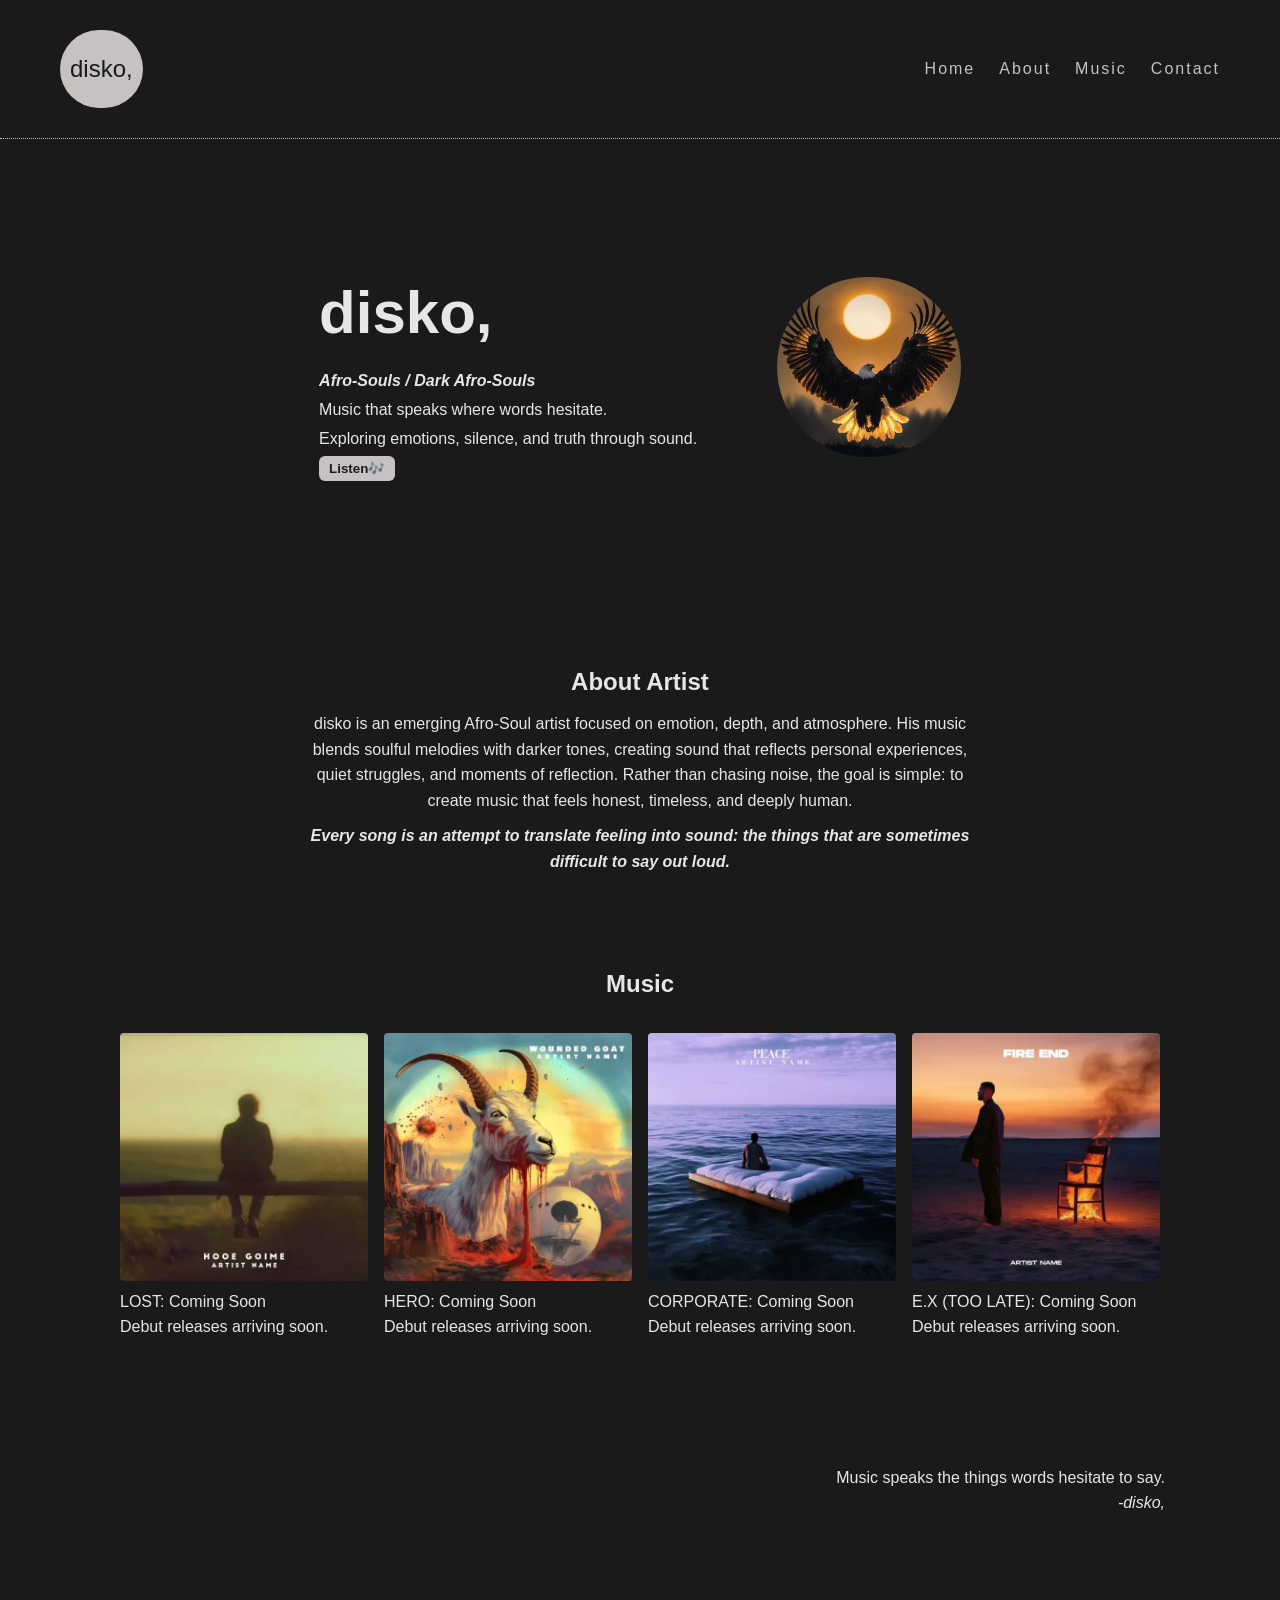
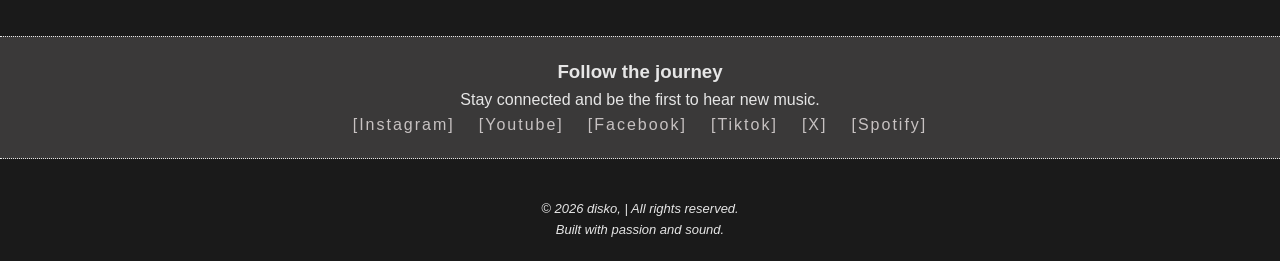
<file: index.html>
<!DOCTYPE html>
<html lang="en">
<head>
  <meta charset="UTF-8">
  <meta name="viewport" content="width=device-width, initial-scale=1.0">
  <title>First Artist Landing Page</title>
  <link rel="stylesheet" href="styles.css">
</head>
<body>
  <header>
    <div>disko,</div>
    <ul>
      <li><a href="#">Home</a></li>
      <li><a href="#">About</a></li>
      <li><a href="#">Music</a></li>
      <li><a href="#">Contact</a></li>
    </ul>
  </header>

  <main>
    <section class="hero-section">
      <div class="hero-text">
       <h1 class="logo">disko,</h1>
        <div><i><b>Afro-Souls / Dark Afro-Souls</b></i></div>
        <div>Music that speaks where words hesitate.</div>
        <div>Exploring emotions, silence, and truth through sound.</div>
        <button>Listen🎶</button>
      </div>
      <div class="hero-img">
        <img src="Images/art-profile-pic.png.jpeg" alt="Artist logo">
     </div>
    </section>

    <section class="about-section">
      <h2>About Artist</h2>
      <p>disko is an emerging Afro-Soul artist focused on emotion, depth, and atmosphere.

His music blends soulful melodies with darker tones, creating sound that reflects personal experiences, quiet struggles, and moments of reflection.

Rather than chasing noise, the goal is simple: to create music that feels honest, timeless, and deeply human.</p>
      <p><i><b>
        Every song is an attempt to translate feeling into sound: the things that are sometimes difficult to say out loud.
      </b></i></p>
    </section>

    <section class="music-section">
      <h2>Music</h2>
      <div class="music-section-songs">
        <div class="artist-img">
          <img src="Images/art-lost.jpeg" alt="Artist image 1">
          <div>LOST: Coming Soon</div>
          <div>Debut releases arriving soon.</div>
        </div>
        <div class="artist-img">
          <img src="Images/hero.jpeg" alt="Artist image 2">
          <div>HERO: Coming Soon</div>
          <div>Debut releases arriving soon.</div>
        </div>
        <div class="artist-img">
          <img src="Images/corporate.jpeg" alt="Artist image 3">
          <div>CORPORATE: Coming Soon</div>
          <div>Debut releases arriving soon.</div>
        </div>
        <div class="artist-img">
          <img src="Images/art-ex.jpeg" alt="Artist image 4">
          <div>E.X (TOO LATE): Coming Soon</div>
          <div>Debut releases arriving soon.</div>
        </div>
      </div>
    </section>

    <section class="quote-section">
      <blockquote>Music speaks the things words hesitate to say.</blockquote>
      <cite>-disko,</cite>
    </section>

    <section class="cta-section">
      <h3>Follow the journey</h3>
      <div>Stay connected and be the first to hear new music.</div>
      <ul class="social-links">
        <li><a href="#">[Instagram]</a></li>
        <li><a href="#">[Youtube]</a></li>
        <li><a href="#">[Facebook]</a></li>
        <li><a href="#">[Tiktok]</a></li>
        <li><a href="#">[X]</a></li>
        <li><a href="#">[Spotify]</a></li>
      </ul>
    </section>
  </main>

  <footer>
    <div>&copy; 2026 disko, | All rights reserved.</div>
    <div>Built with passion and sound.</div>
  </footer>
  
</body>
</html>
</file>
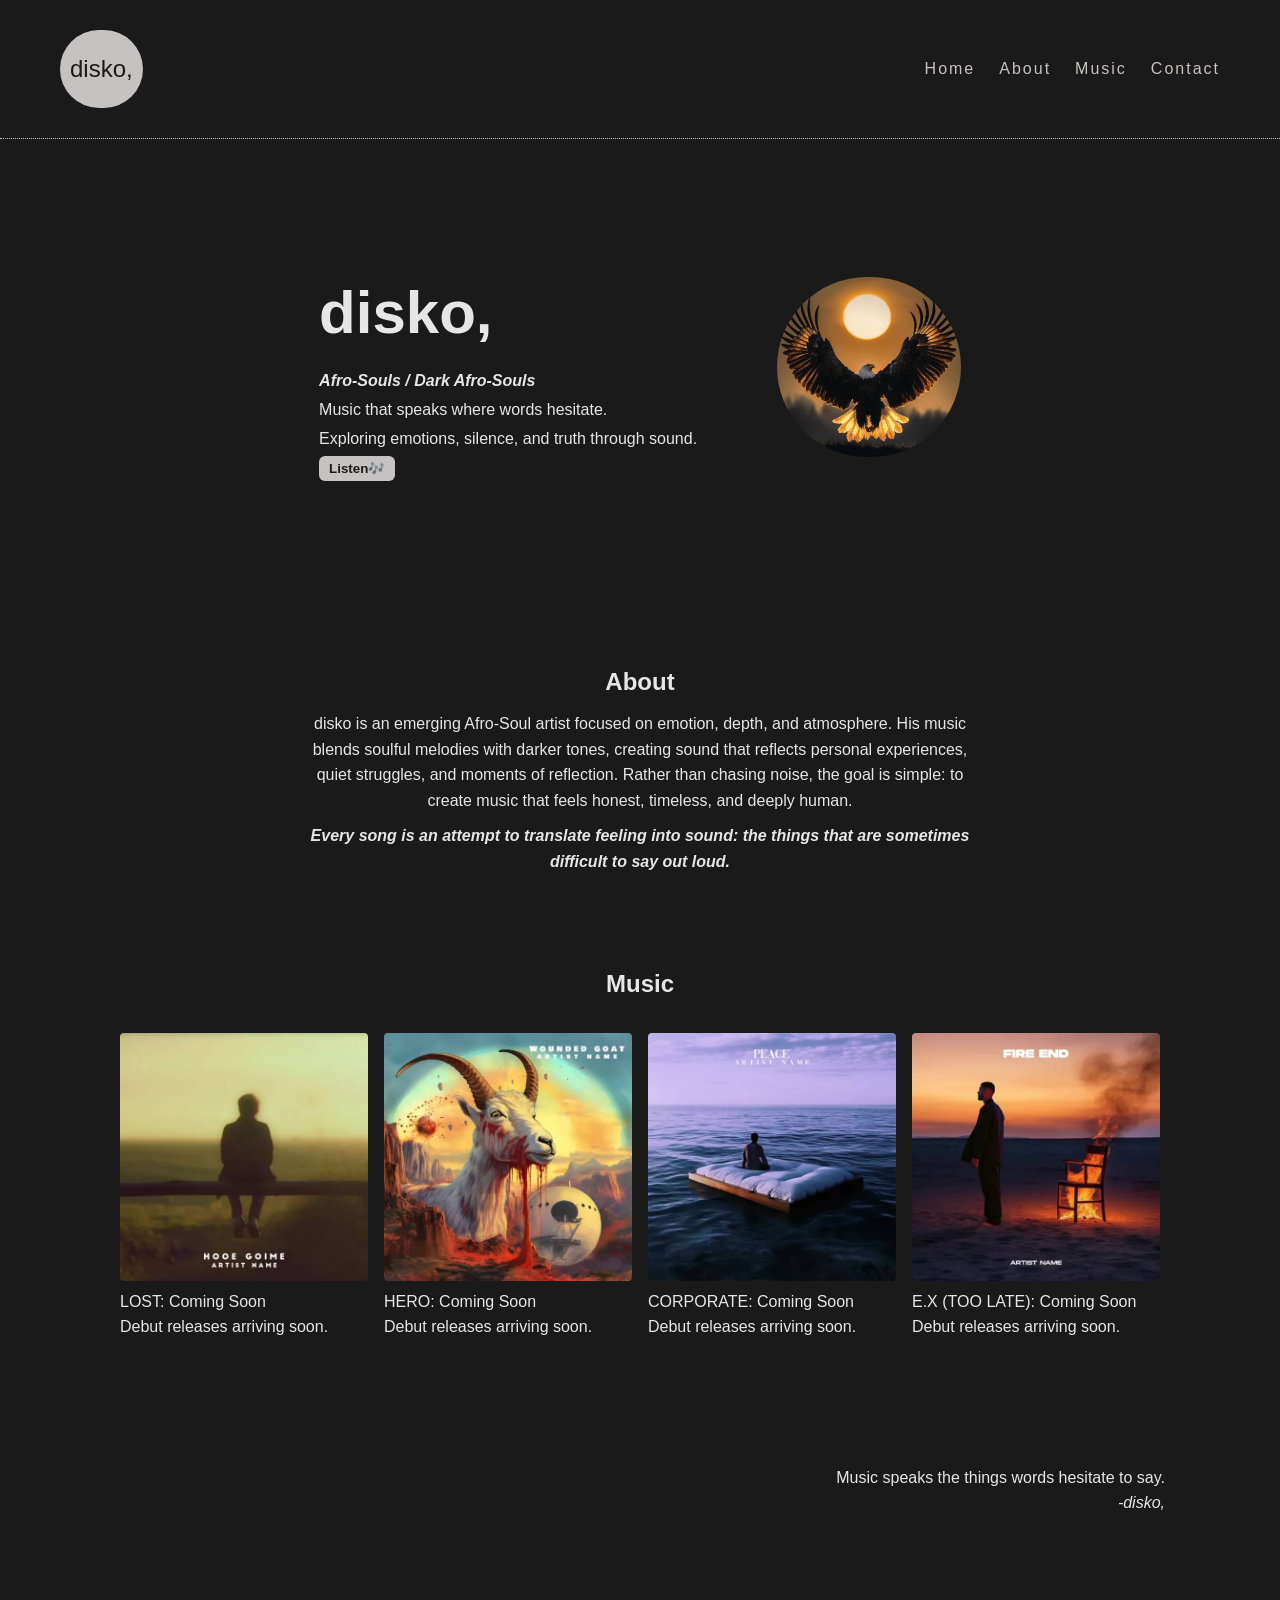
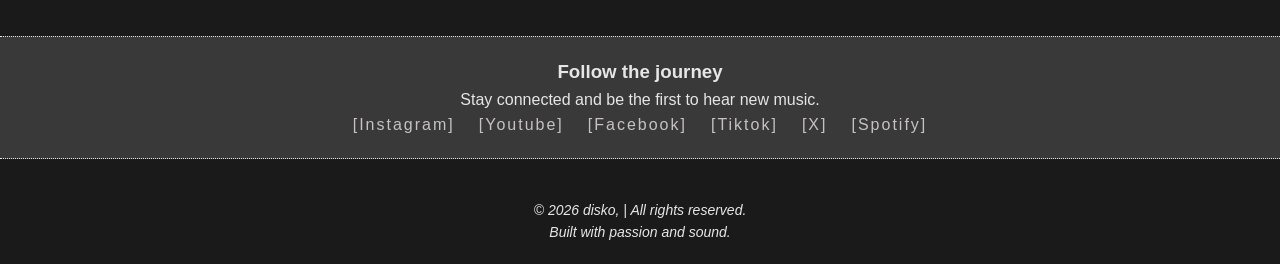
<file: Artist-Page/index.html>
<!DOCTYPE html>
<html lang="en">
<head>
  <meta charset="UTF-8">
  <meta name="viewport" content="width=device-width, initial-scale=1.0">
  <title>First Artist Landing Page</title>
  <link rel="stylesheet" href="styles.css">
</head>
<body>
  <header>
    <div>disko,</div>
    <ul>
      <li><a href="#">Home</a></li>
      <li><a href="#">About</a></li>
      <li><a href="#">Music</a></li>
      <li><a href="#">Contact</a></li>
    </ul>
  </header>

  <main>
    <section class="hero-section">
      <div class="hero-text">
       <h1 class="logo">disko,</h1>
        <div><i><b>Afro-Souls / Dark Afro-Souls</b></i></div>
        <div>Music that speaks where words hesitate.</div>
        <div>Exploring emotions, silence, and truth through sound.</div>
        <button>Listen🎶</button>
      </div>
      <div class="hero-img">
        <img src="Images/art-profile-pic.png.jpeg" alt="Artist logo">
     </div>
    </section>

    <section class="about-section">
      <h2>About</h2>
      <p>disko is an emerging Afro-Soul artist focused on emotion, depth, and atmosphere.

His music blends soulful melodies with darker tones, creating sound that reflects personal experiences, quiet struggles, and moments of reflection.

Rather than chasing noise, the goal is simple: to create music that feels honest, timeless, and deeply human.</p>
      <p><i><b>
        Every song is an attempt to translate feeling into sound: the things that are sometimes difficult to say out loud.
      </b></i></p>
    </section>

    <section class="music-section">
      <h2>Music</h2>
      <div class="music-section-songs">
        <div class="artist-img">
          <img src="Images/art-lost.jpeg" alt="Artist image 1">
          <div>LOST: Coming Soon</div>
          <div>Debut releases arriving soon.</div>
        </div>
        <div class="artist-img">
          <img src="Images/hero.jpeg" alt="Artist image 2">
          <div>HERO: Coming Soon</div>
          <div>Debut releases arriving soon.</div>
        </div>
        <div class="artist-img">
          <img src="Images/corporate.jpeg" alt="Artist image 3">
          <div>CORPORATE: Coming Soon</div>
          <div>Debut releases arriving soon.</div>
        </div>
        <div class="artist-img">
          <img src="Images/art-ex.jpeg" alt="Artist image 4">
          <div>E.X (TOO LATE): Coming Soon</div>
          <div>Debut releases arriving soon.</div>
        </div>
      </div>
    </section>

    <section class="quote-section">
      <blockquote>Music speaks the things words hesitate to say.</blockquote>
      <cite>-disko,</cite>
    </section>

    <section class="cta-section">
      <h3>Follow the journey</h3>
      <div>Stay connected and be the first to hear new music.</div>
      <ul class="social-links">
        <li><a href="#">[Instagram]</a></li>
        <li><a href="#">[Youtube]</a></li>
        <li><a href="#">[Facebook]</a></li>
        <li><a href="#">[Tiktok]</a></li>
        <li><a href="#">[X]</a></li>
        <li><a href="#">[Spotify]</a></li>
      </ul>
    </section>
  </main>

  <footer>
    <div>&copy; 2026 disko, | All rights reserved.</div>
    <div>Built with passion and sound.</div>
  </footer>
  
</body>
</html>
</file>
<file: styles.css>
* {
  margin: 0;
  padding: 0;
  box-sizing: border-box;
}

body {
  background: #1a1a1a;
  color: #e6e6e6;
  font-family: Poppins, Arial, Helvetica, sans-serif;
  line-height: 1.6;
  display: flex;
  flex-direction: column;
}

/* HEADER */
header {
  display: flex;
  justify-content: space-between;
  align-items: center;
  padding: 30px 60px;
  color: #c7c2c2;
  border-bottom: 1px dotted;
  margin-bottom: 20px;
}
header div {
  font-size: 24px;
  background: #c7c2c2;
  color: #1a1a1a;
  padding: 20px 10px;
  border-radius: 100px;
}
ul {
  list-style: none;
  display: flex;
  padding: 0;
  margin: 0;
  gap: 24px;
  letter-spacing: 2px;
}
a {
  text-decoration: none;
  color: #c7c2c2;
}
a:hover {
  opacity: 0.5;
  transition: 0.3s ease;
}

main {
  flex: 1;
}

/* HERO SECTION */
.hero-section {
  display: flex;
  align-items: center;
  justify-content: center;
  padding: 100px 50px;
  gap: 80px;
}
.hero-text {
  line-height: 1.8;
}
h1 {
  font-size: 60px;
}
button {
  background: #c7c2c2;
  color: #1a1a1a;
  padding: 5px 10px;
  border: none;
  border-radius: 6px;
  cursor: pointer;
  font-weight: 600;
}
button:hover {
  transform: scale(1.05);
  transition: 0.3s ease;
}
.hero-img img {
  height: 180px;
  object-fit: cover;
  border-radius: 100px;
}

/* ABOUT SECTION */
.about-section {
  text-align: center;
  padding: 80px 60px;
  margin: auto;
  max-width: 800px;
}
.about-section p {
  margin: 10px 0;
}

/* MUSIC SECTION */
.music-section {
  margin: 0 auto;
  padding: 0 20px;
  max-width: 1100px;
  align-items: center;
  justify-content: center;
}
h2 {
  text-align: center;
}
.music-section-songs {
  display: flex;
  gap: 16px;
  padding: 30px 10px;
  margin-bottom: 15px;
}

.artist-img img {
  width: 100%;
  object-fit: cover;
  border-radius: 4px;
}
.artist-img {
  max-width: 300px;
}
.artist-img img:hover {
  transform: scale(1.08);
  transition: 0.3s ease;
}

/* QUOTE SECTION */
.quote-section {
  margin: 0 auto;
  max-width: 1100px;
  padding: 80px 25px;
  text-align: right;
}

/* CTA SECTION */
.cta-section {
  border-top: 1px dotted;
  border-bottom: 1px dotted;
  text-align: center;
  padding: 20px 0;
  margin: 40px 0;
  background:#3a3939
}
.social-links {
  display: flex;
  align-items: center;
  justify-content: center;
}

/* FOOTER */
footer {
  text-align: center;
  padding-bottom: 20px;
  font-size: 13px;
  font-style: italic;
}
</file>
<file: Artist-Page/styles.css>
* {
  margin: 0;
  padding: 0;
  box-sizing: border-box;
}

body {
  background: #1a1a1a;
  color: #e6e6e6;
  font-family: Arial, Helvetica, sans-serif;
  line-height: 1.6;
  display: flex;
  flex-direction: column;
}

/* HEADER */
header {
  display: flex;
  justify-content: space-between;
  align-items: center;
  padding: 30px 60px;
  color: #c7c2c2;
  border-bottom: 1px dotted;
  margin-bottom: 20px;
}
header div {
  font-size: 24px;
  background: #c7c2c2;
  color: #1a1a1a;
  padding: 20px 10px;
  border-radius: 100px;
}
ul {
  list-style: none;
  display: flex;
  padding: 0;
  margin: 0;
  gap: 24px;
  letter-spacing: 2px;
}
a {
  text-decoration: none;
  color: #c7c2c2;
}
a:hover {
  opacity: 0.5;
  transition: 0.3s ease;
}

main {
  flex: 1;
}

/* HERO SECTION */
.hero-section {
  display: flex;
  align-items: center;
  justify-content: center;
  padding: 100px 50px;
  gap: 80px;
}
.hero-text {
  line-height: 1.8;
}
h1 {
  font-size: 60px;
}
button {
  background: #c7c2c2;
  color: #1a1a1a;
  padding: 5px 10px;
  border: none;
  border-radius: 6px;
  cursor: pointer;
  font-weight: 600;
}
button:hover {
  transform: scale(1.05);
  transition: 0.3s ease-in-out;
}
.hero-img img {
  height: 180px;
  object-fit: cover;
  border-radius: 100px;
}

/* ABOUT SECTION */
.about-section {
  text-align: center;
  padding: 80px 60px;
  margin: auto;
  max-width: 800px;
}
.about-section p {
  margin: 10px 0;
}

/* MUSIC SECTION */
.music-section {
  margin: 0 auto;
  padding: 0 20px;
  max-width: 1100px;
  align-items: center;
  justify-content: center;
}
h2 {
  text-align: center;
}
.music-section-songs {
  display: flex;
  gap: 16px;
  padding: 30px 10px;
  margin-bottom: 15px;
}

.artist-img img {
  width: 100%;
  object-fit: cover;
  border-radius: 4px;
}
.artist-img {
  max-width: 300px;
}
.artist-img img:hover {
  transform: scale(1.08);
  transition: 0.3s ease;
}

/* QUOTE SECTION */
.quote-section {
  margin: 0 auto;
  max-width: 1100px;
  padding: 80px 25px;
  text-align: right;
}

/* CTA SECTION */
.cta-section {
  border-top: 1px dotted;
  border-bottom: 1px dotted;
  text-align: center;
  padding: 20px 0;
  margin: 40px 0;
  background:#3a3939
}
.social-links {
  display: flex;
  align-items: center;
  justify-content: center;
}

/* FOOTER */
footer {
  text-align: center;
  padding-bottom: 20px;
  font-size: 14px;
  font-style: italic;
}
</file>
